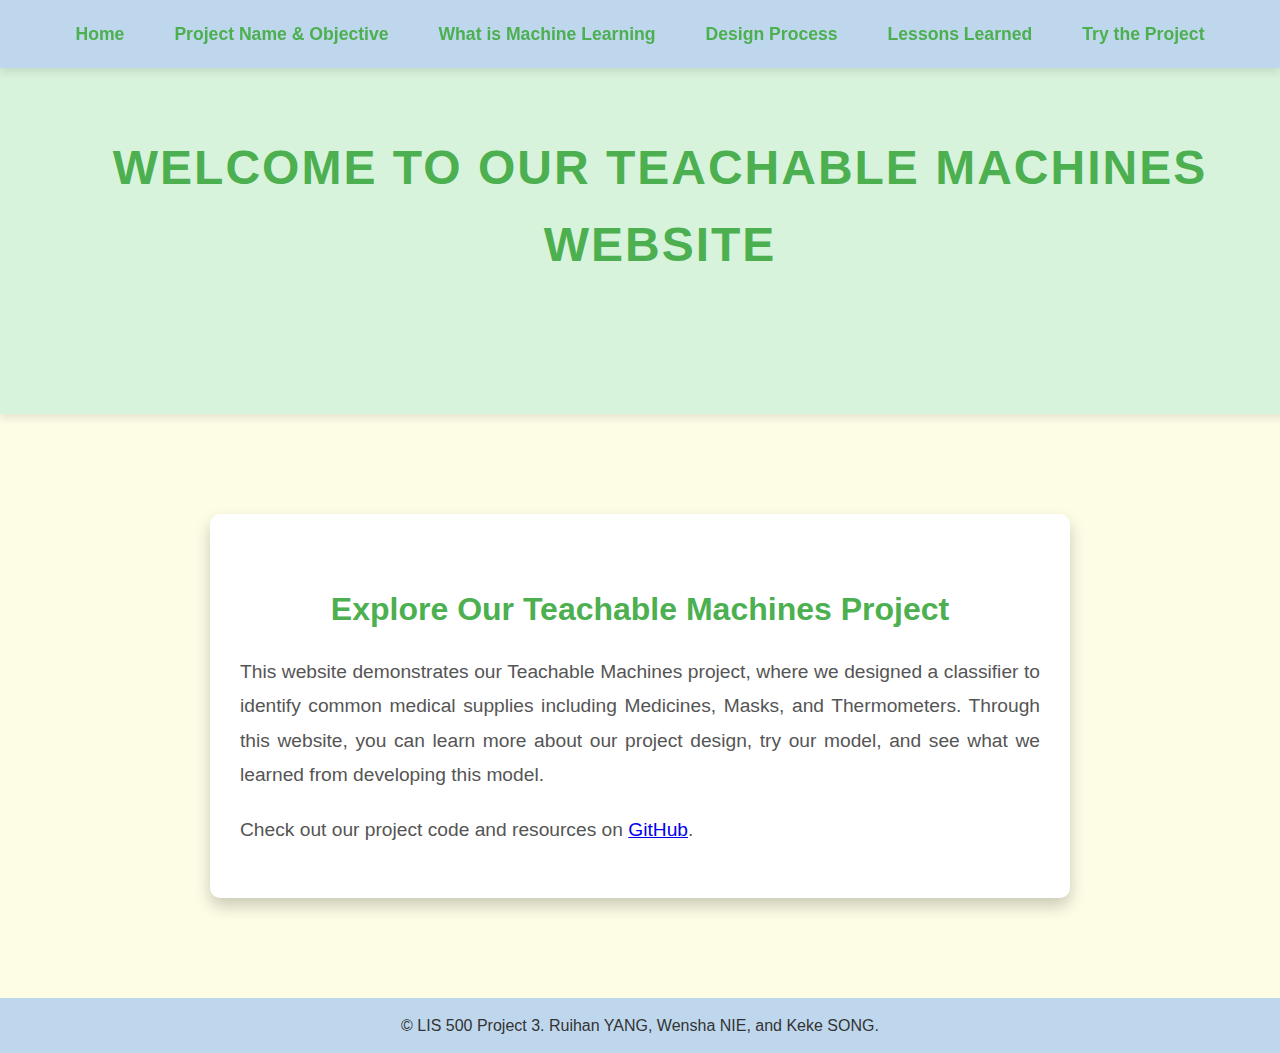
<file: index.html>
<!DOCTYPE html>
<html lang="en">
<head>
    <!-- 
        Set the document's character encoding to UTF-8 for proper text rendering.
        Added the meta viewport tag for responsive design, ensuring the site is mobile-friendly.
        Linked to the external CSS file 'styles.css' to style the webpage consistently. 
    -->
    <meta charset="UTF-8">
    <meta name="viewport" content="width=device-width, initial-scale=1.0">
    <title>Teachable Machines Project</title>
    <link rel="stylesheet" href="styles.css">
</head>
<body>
    <!-- 
        Navigation bar section:
        Provides links to key pages of the website, enabling easy navigation.
        Each link corresponds to the required project sections .
    -->
    <nav>
        <a href="index.html">Home</a>
        <a href="objective.html">Project Name & Objective</a>
        <a href="machine_learning.html">What is Machine Learning</a>
        <a href="design.html">Design Process</a>
        <a href="lessons.html">Lessons Learned</a>
        <a href="try.html">Try the Project</a>
    </nav>

    <!-- 
        Welcome section:
        Serves as the introduction for the homepage.
        Includes a visually prominent title to greet users and set the tone for the website. 
    -->
    <section class="welcome-section">
        <h1>Welcome to Our Teachable Machines Website</h1>
    </section>

    <!-- 
        Main content area:
        Provides an overview of the project, explaining its goals and significance.
        Includes a brief description of the project focus and an invitation to explore further.
        Features a GitHub link for users interested in accessing the project's code and resources.
    -->
    <main>
        <h2>Explore Our Teachable Machines Project</h2>
        <p>
            This website demonstrates our Teachable Machines project, where we designed a classifier to identify common medical supplies including Medicines, Masks, and Thermometers. Through this website, you can learn more about our project design, try our model, and see what we learned from developing this model.
        </p>
        <p>
            Check out our project code and resources on 
            <a href="https://github.com/florayrh/LIS500P3" target="_blank">GitHub</a>.
        </p>
    </main>

    <!-- 
        Footer section:
        Contains attribution for the project, listing all team members.
        Helps provide closure to the webpage.
    -->
    <footer>
        &copy; LIS 500 Project 3. Ruihan YANG, Wensha NIE, and Keke SONG.
    </footer>
</body>
</html>
</file>
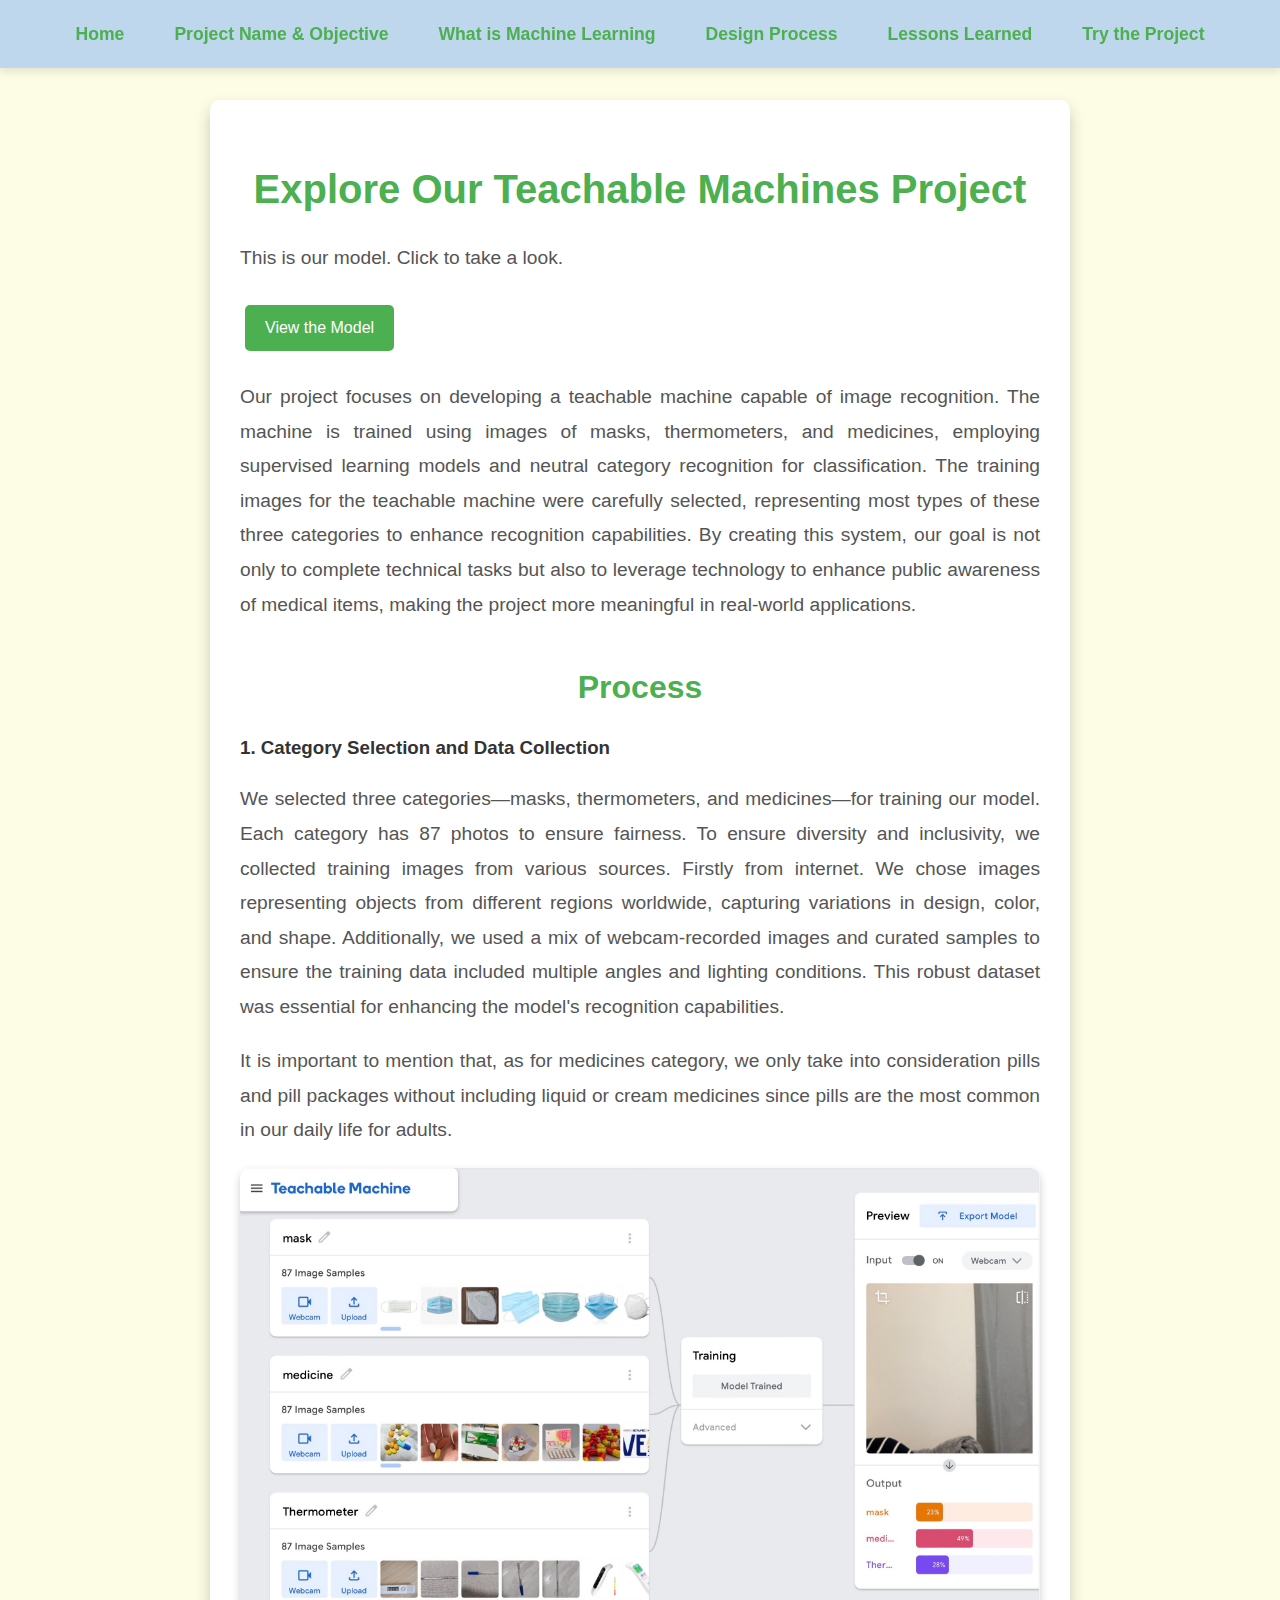
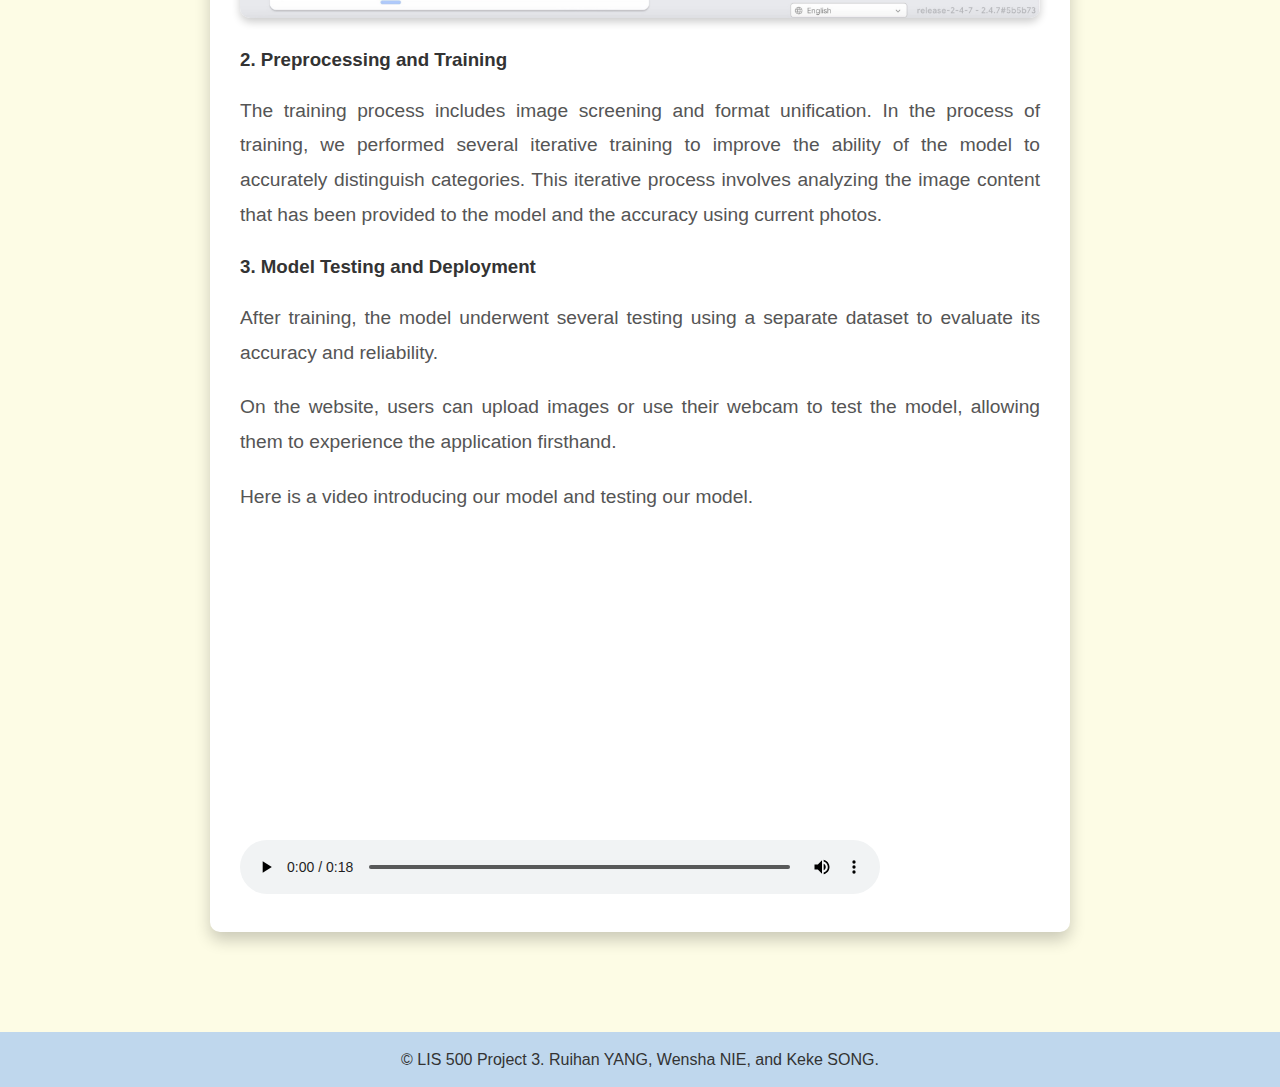
<file: design.html>
<!DOCTYPE html>
<html lang="en">
<head>
    <!-- 
        Document Metadata:
        - Specifies UTF-8 encoding for text rendering to ensure compatibility with various languages and symbols.
        - Includes a viewport meta tag for responsive design, enabling the site to display correctly on different screen sizes.
        - Sets the title to "Project Introduction" for identification in browser tabs.
        - Links to an external stylesheet 'styles.css' to maintain consistent styling across the website.
    -->
    <meta charset="UTF-8">
    <meta name="viewport" content="width=device-width, initial-scale=1.0">
    <title>Project Introduction</title>
    <link rel="stylesheet" href="styles.css">
</head>
<body>
    <!-- 
        Navigation Bar:
        - Provides links to different sections of the project website for seamless navigation.
        - Ensures a consistent structure across all pages to enhance user experience.
    -->
    <nav>
        <a href="index.html">Home</a>
        <a href="objective.html">Project Name & Objective</a>
        <a href="machine_learning.html">What is Machine Learning</a>
        <a href="design.html">Design Process</a>
        <a href="lessons.html">Lessons Learned</a>
        <a href="try.html">Try the Project</a>
    </nav>
    
    <main>
        <!-- 
            Main Section:
            - Introduces the project with an H1 title, providing a welcoming and engaging overview.
            - Contains a button linking to the teachable machine model for users to explore.
        -->
        <h1>Explore Our Teachable Machines Project</h1>
        <div class="model-button-container">
            <p>This is our model. Click to take a look.</p>
            <a href="https://teachablemachine.withgoogle.com/models/r-SgIuQ2G/" target="_blank" class="button-link">View the Model</a>
        </div>
        
        <!-- 
            Project Overview:
            - Provides a detailed description of the teachable machine's purpose and functionality.
            - Explains the rationale behind selecting masks, thermometers, and medicines for the project.
            - Highlights the broader goal of enhancing public awareness through technology.
        -->
        <p>
            Our project focuses on developing a teachable machine capable of image recognition. The machine is trained using images of masks, thermometers, and medicines, employing supervised learning models and neutral category recognition for classification. The training images for the teachable machine were carefully selected, representing most types of these three categories to enhance recognition capabilities. By creating this system, our goal is not only to complete technical tasks but also to leverage technology to enhance public awareness of medical items, making the project more meaningful in real-world applications.
        </p>
        
        <!-- 
            Process Section:
            - Divides the project process into three parts: Data Collection, Preprocessing and Training, and Model Testing and Deployment.
            - Each step is clearly explained, providing insights into the methodology.
        -->
        <h2>Process</h2>
        <h3>1. Category Selection and Data Collection</h3>
        <p>
            We selected three categories—masks, thermometers, and medicines—for training our model. Each category has 87 photos to ensure fairness. To ensure diversity and inclusivity, we collected training images from various sources. Firstly from internet. We chose images representing objects from different regions worldwide, capturing variations in design, color, and shape. 
            Additionally, we used a mix of webcam-recorded images and curated samples to ensure the training data included multiple angles and lighting conditions. 
            This robust dataset was essential for enhancing the model's recognition capabilities.
        </p>
        <p>
            It is important to mention that, as for medicines category, we only take into consideration pills and pill packages without including liquid or cream medicines since pills are the most common in our daily life for adults.
        </p>
        <div class="image-container">
            <!-- Image of the data collection process for visual context -->
            <img src="Process1.jpg" alt="Process 1: Data Collection" />
        </div>
        <h3>2. Preprocessing and Training</h3>
        <p>
            The training process includes image screening and format unification. In the process of training, we performed several iterative training to improve the ability of the model to accurately distinguish categories. This iterative process involves analyzing the image content that has been provided to the model and the accuracy using current photos.
        </p>
        <h3>3. Model Testing and Deployment</h3>
        <p>
            After training, the model underwent several testing using a separate dataset to evaluate its accuracy and reliability. 
        </p>
        <p>
            On the website, users can upload images or use their webcam to test the model, allowing them to experience the application firsthand. 
        </p>
        <p>
           Here is a video introducing our model and testing our model.
        </p>
        <!-- 
            Embedded Video:
            - Displays the video "TM.mp4" to introduce and test the model.
            - Includes controls for user interaction and accessibility.
        -->
        <video width="640" height="360" controls>
            <source src="TM.mp4" type="video/mp4">
            Your browser does not support the video tag.
        </video>
     </main>


    
    <!-- 
        Footer Section:
        - Credits the team members responsible for the project.      .
    -->
    <footer>
        &copy; LIS 500 Project 3. Ruihan YANG, Wensha NIE, and Keke SONG.
    </footer>
</body>
</html>
</file>
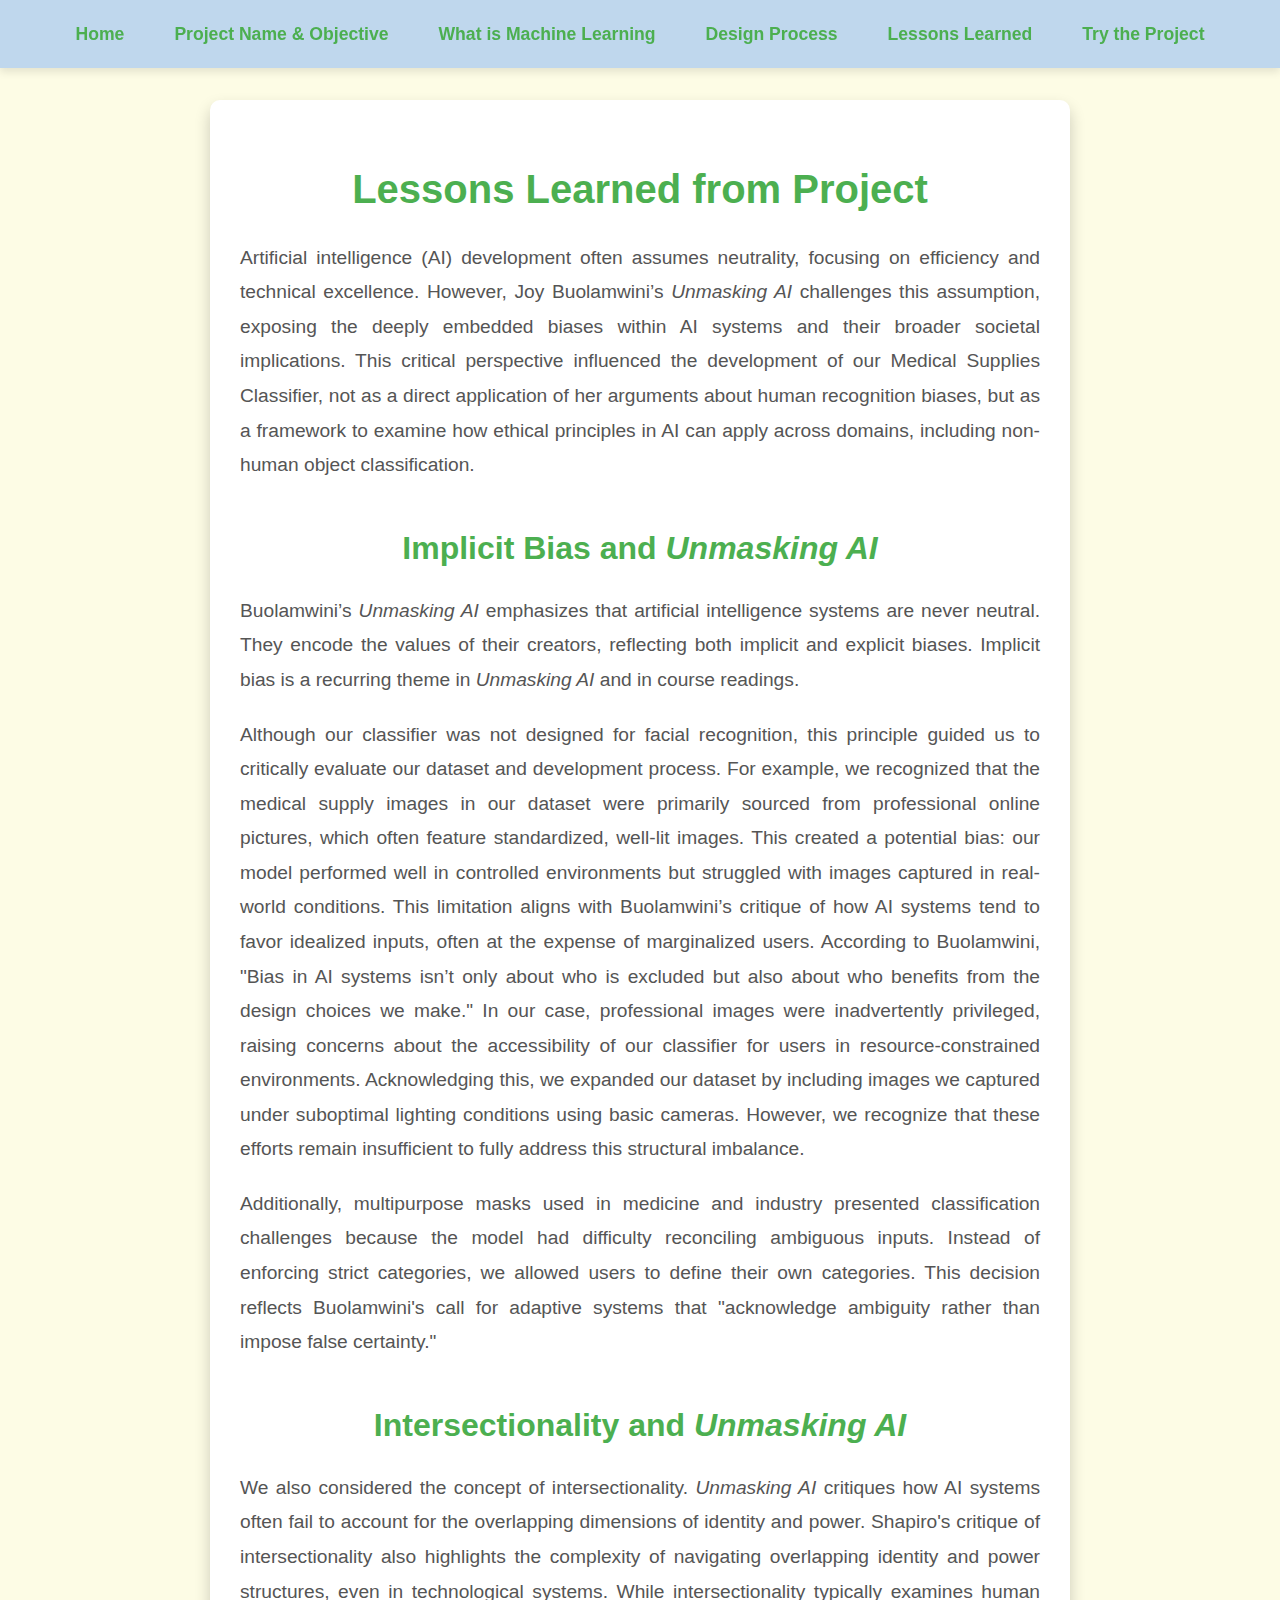
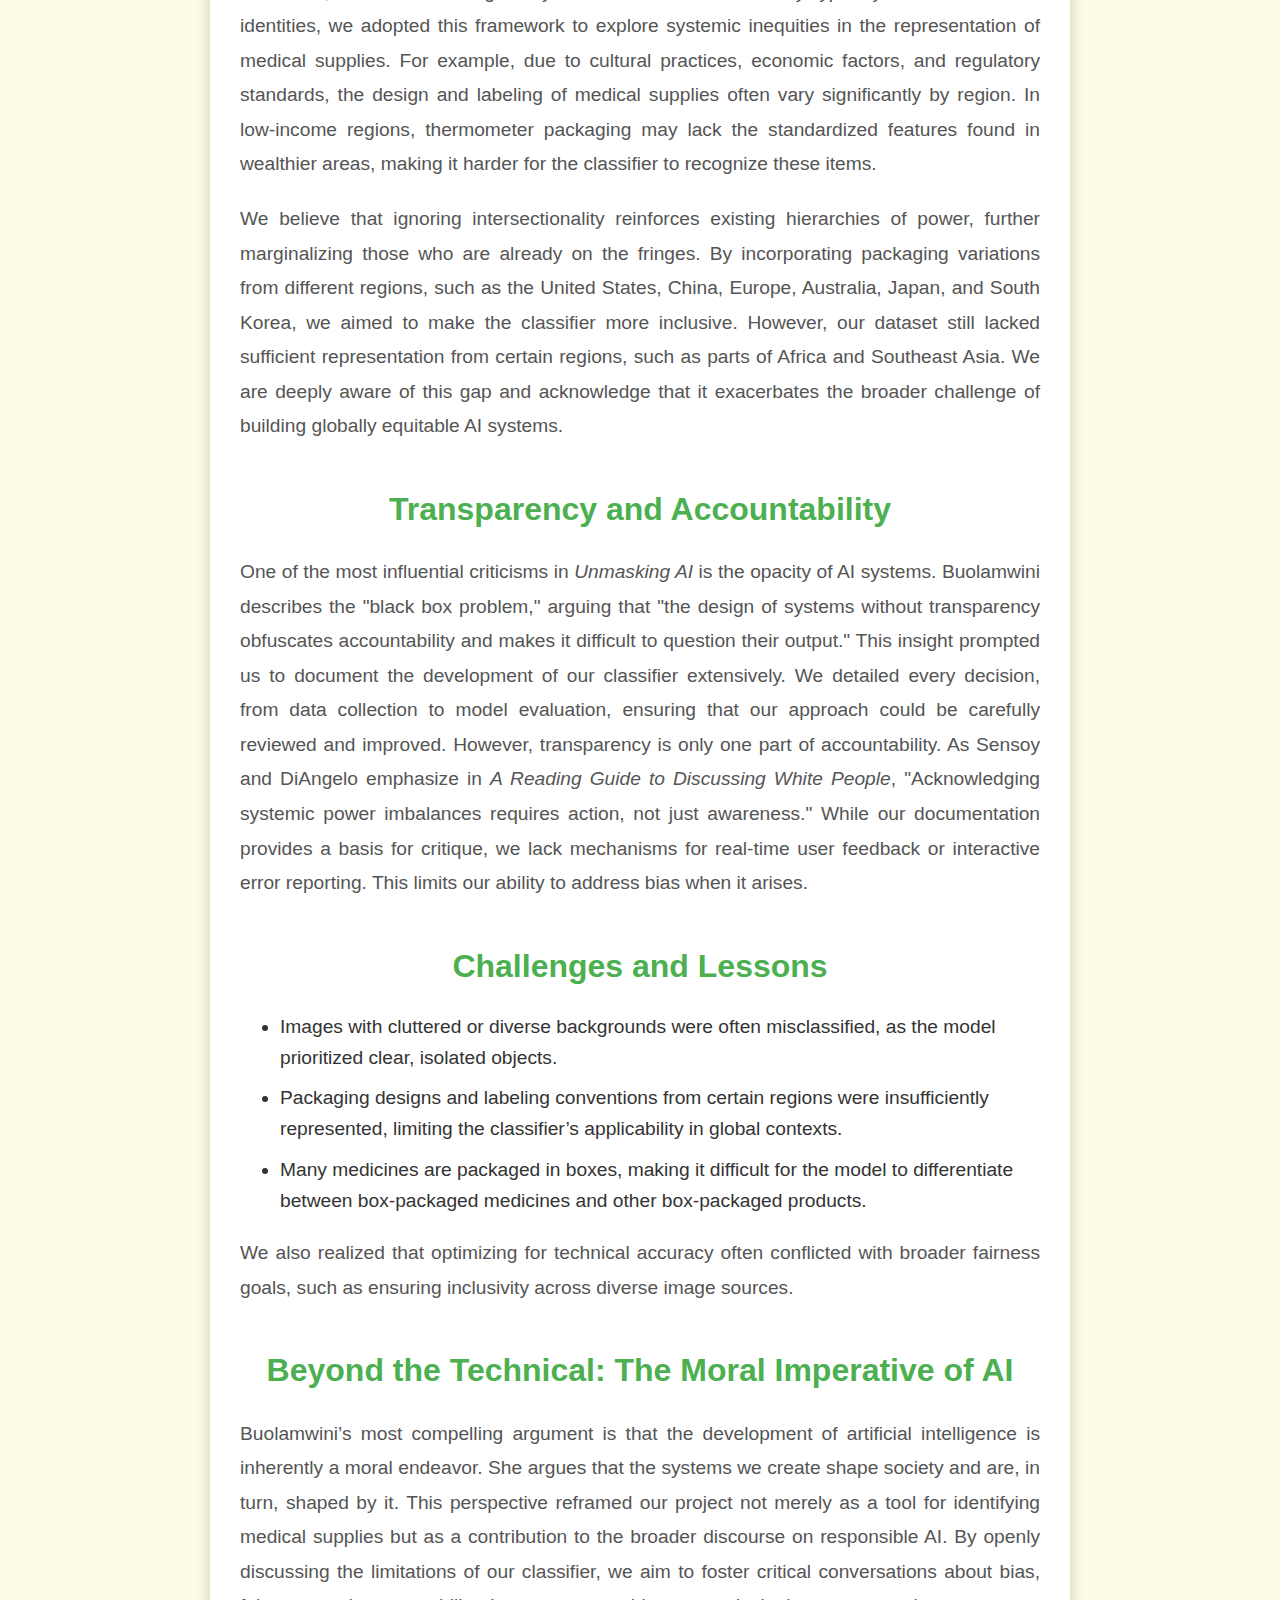
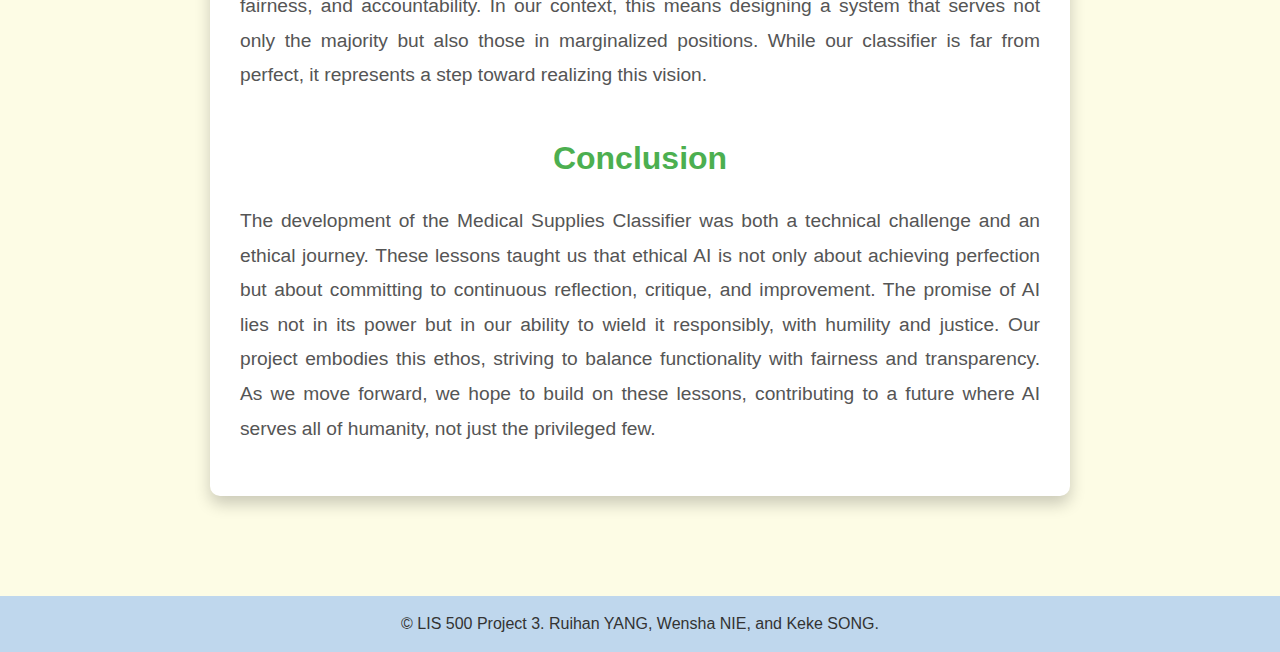
<file: lessons.html>
<!DOCTYPE html>
<html lang="en">
<head>
    <!-- 
        Metadata:
        - Sets character encoding to UTF-8 to support diverse characters.
        - Includes a viewport tag to ensure responsive design on all devices.
        - Sets the page title to "Lessons Learned" to reflect the content.
        - Links to a shared stylesheet for consistent styling across the site.
    -->
    <meta charset="UTF-8">
    <meta name="viewport" content="width=device-width, initial-scale=1.0">
    <title>Lessons Learned</title>
    <link rel="stylesheet" href="styles.css">
</head>
<body>
    <!-- 
        Navigation Bar:
        - Includes links to key sections of the website for seamless navigation.
        - Uses consistent styling across all pages to improve user experience.
    -->
    <nav>
        <a href="index.html">Home</a>
        <a href="objective.html">Project Name & Objective</a>
        <a href="machine_learning.html">What is Machine Learning</a>
        <a href="design.html">Design Process</a>
        <a href="lessons.html">Lessons Learned</a>
        <a href="try.html">Try the Project</a>
    </nav>
    <main>
        <!-- 
            Main Section:
            - Contains a heading to introduce the topic of lessons learned.
            - Includes the integrated project reflection content.
        -->
        <h1>Lessons Learned from Project</h1>
        
        <p>
            Artificial intelligence (AI) development often assumes neutrality, focusing on efficiency and technical excellence. However, Joy Buolamwini’s <i>Unmasking AI</i> challenges this assumption, exposing the deeply embedded biases within AI systems and their broader societal implications. This critical perspective influenced the development of our Medical Supplies Classifier, not as a direct application of her arguments about human recognition biases, but as a framework to examine how ethical principles in AI can apply across domains, including non-human object classification.
        </p>

        <h2>Implicit Bias and <i>Unmasking AI</i></h2>
        <p>
            Buolamwini’s <i>Unmasking AI</i> emphasizes that artificial intelligence systems are never neutral. They encode the values of their creators, reflecting both implicit and explicit biases. Implicit bias is a recurring theme in <i>Unmasking AI</i> and in course readings. 
        </p>
        <p>
            Although our classifier was not designed for facial recognition, this principle guided us to critically evaluate our dataset and development process. For example, we recognized that the medical supply images in our dataset were primarily sourced from professional online pictures, which often feature standardized, well-lit images. This created a potential bias: our model performed well in controlled environments but struggled with images captured in real-world conditions. This limitation aligns with Buolamwini’s critique of how AI systems tend to favor idealized inputs, often at the expense of marginalized users. According to Buolamwini, "Bias in AI systems isn’t only about who is excluded but also about who benefits from the design choices we make." In our case, professional images were inadvertently privileged, raising concerns about the accessibility of our classifier for users in resource-constrained environments. Acknowledging this, we expanded our dataset by including images we captured under suboptimal lighting conditions using basic cameras. However, we recognize that these efforts remain insufficient to fully address this structural imbalance.
        </p>
        <p>
            Additionally, multipurpose masks used in medicine and industry presented classification challenges because the model had difficulty reconciling ambiguous inputs. Instead of enforcing strict categories, we allowed users to define their own categories. This decision reflects Buolamwini's call for adaptive systems that "acknowledge ambiguity rather than impose false certainty."
        </p>

        <h2>Intersectionality and <i>Unmasking AI</i></h2>
        <p>
            We also considered the concept of intersectionality. <i>Unmasking AI</i> critiques how AI systems often fail to account for the overlapping dimensions of identity and power. Shapiro's critique of intersectionality also highlights the complexity of navigating overlapping identity and power structures, even in technological systems. While intersectionality typically examines human identities, we adopted this framework to explore systemic inequities in the representation of medical supplies. For example, due to cultural practices, economic factors, and regulatory standards, the design and labeling of medical supplies often vary significantly by region. In low-income regions, thermometer packaging may lack the standardized features found in wealthier areas, making it harder for the classifier to recognize these items.
        </p>
        <p>
            We believe that ignoring intersectionality reinforces existing hierarchies of power, further marginalizing those who are already on the fringes. By incorporating packaging variations from different regions, such as the United States, China, Europe, Australia, Japan, and South Korea, we aimed to make the classifier more inclusive. However, our dataset still lacked sufficient representation from certain regions, such as parts of Africa and Southeast Asia. We are deeply aware of this gap and acknowledge that it exacerbates the broader challenge of building globally equitable AI systems.
        </p>

        <h2>Transparency and Accountability</h2>
        <p>
            One of the most influential criticisms in <i>Unmasking AI</i> is the opacity of AI systems. Buolamwini describes the "black box problem," arguing that "the design of systems without transparency obfuscates accountability and makes it difficult to question their output." This insight prompted us to document the development of our classifier extensively. We detailed every decision, from data collection to model evaluation, ensuring that our approach could be carefully reviewed and improved. However, transparency is only one part of accountability. As Sensoy and DiAngelo emphasize in <i>A Reading Guide to Discussing White People</i>, "Acknowledging systemic power imbalances requires action, not just awareness." While our documentation provides a basis for critique, we lack mechanisms for real-time user feedback or interactive error reporting. This limits our ability to address bias when it arises.
        </p>

        <h2>Challenges and Lessons</h2>
        <ul>
            <li>Images with cluttered or diverse backgrounds were often misclassified, as the model prioritized clear, isolated objects.</li>
            <li>Packaging designs and labeling conventions from certain regions were insufficiently represented, limiting the classifier’s applicability in global contexts.</li>
            <li>Many medicines are packaged in boxes, making it difficult for the model to differentiate between box-packaged medicines and other box-packaged products.</li>
        </ul>
        <p>
            We also realized that optimizing for technical accuracy often conflicted with broader fairness goals, such as ensuring inclusivity across diverse image sources.
        </p>

        <h2>Beyond the Technical: The Moral Imperative of AI</h2>
        <p>
            Buolamwini’s most compelling argument is that the development of artificial intelligence is inherently a moral endeavor. She argues that the systems we create shape society and are, in turn, shaped by it. This perspective reframed our project not merely as a tool for identifying medical supplies but as a contribution to the broader discourse on responsible AI. By openly discussing the limitations of our classifier, we aim to foster critical conversations about bias, fairness, and accountability. In our context, this means designing a system that serves not only the majority but also those in marginalized positions. While our classifier is far from perfect, it represents a step toward realizing this vision.
        </p>

        <h2>Conclusion</h2>
        <p>
            The development of the Medical Supplies Classifier was both a technical challenge and an ethical journey. These lessons taught us that ethical AI is not only about achieving perfection but about committing to continuous reflection, critique, and improvement. The promise of AI lies not in its power but in our ability to wield it responsibly, with humility and justice. Our project embodies this ethos, striving to balance functionality with fairness and transparency. As we move forward, we hope to build on these lessons, contributing to a future where AI serves all of humanity, not just the privileged few.
        </p>
    </main>
    <footer>
        <!-- Footer Section: 
             - Credits the team members involved.
             - Uses consistent styling across pages.
        -->
        &copy; LIS 500 Project 3. Ruihan YANG, Wensha NIE, and Keke SONG.
    </footer>
</body>
</html>
</file>
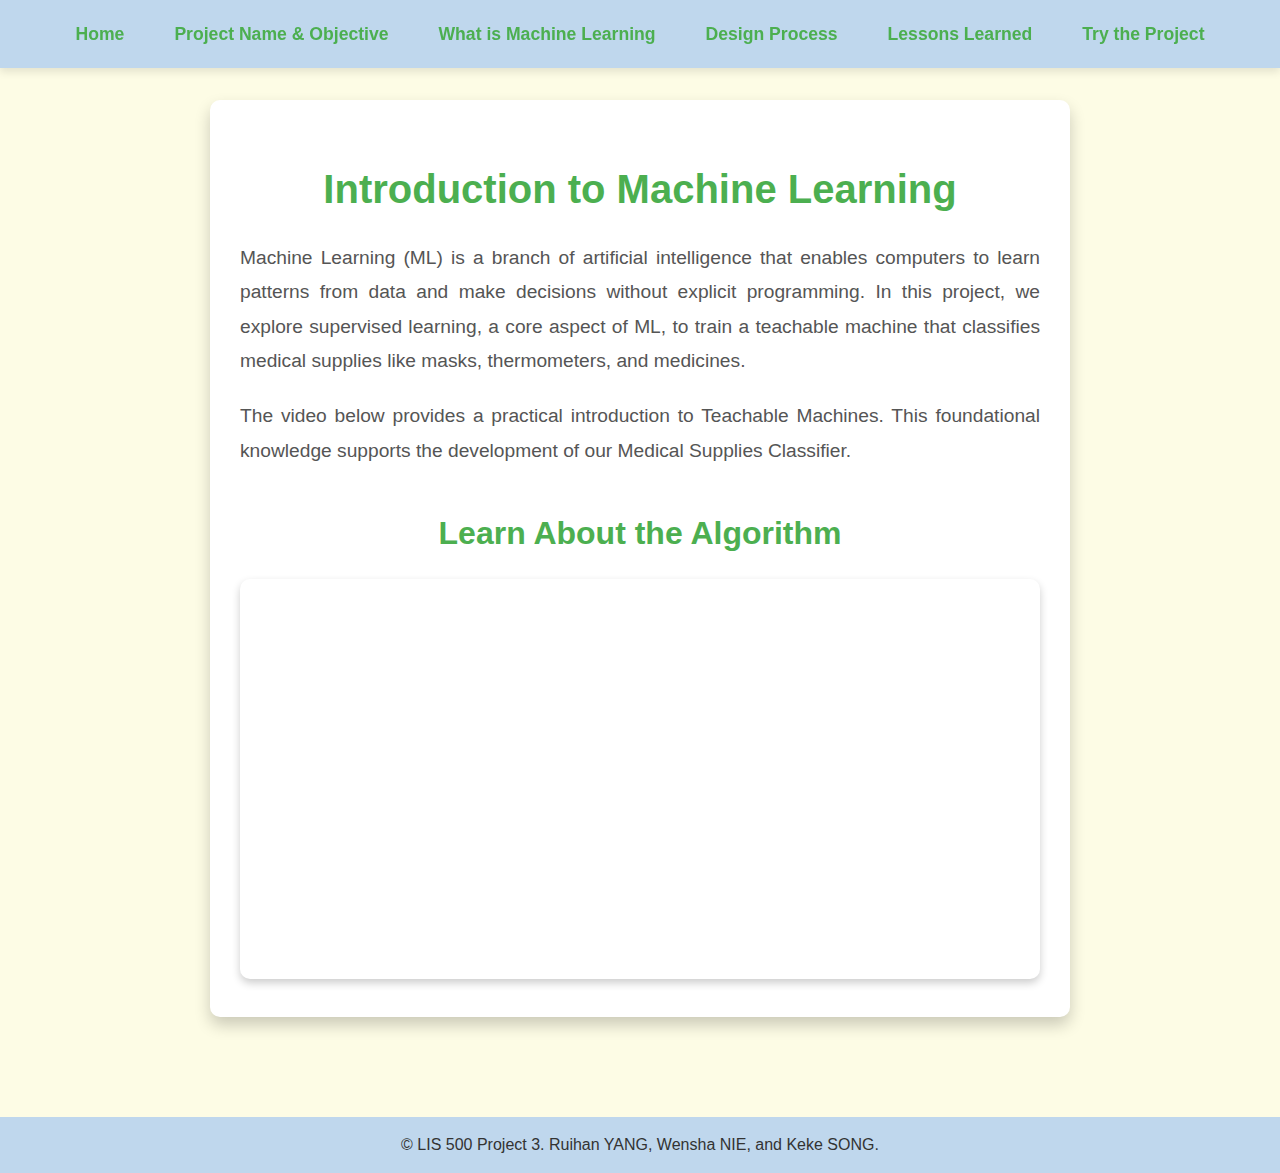
<file: machine_learning.html>
<!DOCTYPE html>
<html lang="en">
<head>
    <!-- 
        Document metadata:
        - Sets the character encoding to UTF-8 to support a wide range of text characters.
        - Adds a meta viewport tag to ensure the page is responsive and adapts to different screen sizes.
        - Sets the page title to "What is Machine Learning?" to identify the content of this specific page.
        - Links to the external stylesheet 'styles.css' for consistent design across the website.
    -->
    <meta charset="UTF-8">
    <meta name="viewport" content="width=device-width, initial-scale=1.0">
    <title>What is Machine Learning?</title>
    <link rel="stylesheet" href="styles.css">
</head>
<body>

    <!-- 
        Navigation bar:
        - Provides a consistent navigation structure across all pages of the website.
        - Contains links to the key pages. 
        - Ensures users can seamlessly move between sections to explore project content.
    -->
    <nav>
        <a href="index.html">Home</a>
        <a href="objective.html">Project Name & Objective</a>
        <a href="machine_learning.html">What is Machine Learning</a>
        <a href="design.html">Design Process</a>
        <a href="lessons.html">Lessons Learned</a>
        <a href="try.html">Try the Project</a>
    </nav>
    
    <main>
        <!-- 
            Main content:
            - Introduces Machine Learning (ML) with an H1 title, establishing the page's focus.
            - Provides a brief explanation of ML.
        -->
        <h1>Introduction to Machine Learning</h1>
        <p>
            Machine Learning (ML) is a branch of artificial intelligence that enables computers to learn patterns from data and make decisions without explicit programming. In this project, we explore supervised learning, a core aspect of ML, to train a teachable machine that classifies medical supplies like masks, thermometers, and medicines.
        </p>
        <p>
            The video below provides a practical introduction to Teachable Machines. This foundational knowledge supports the development of our Medical Supplies Classifier.
        </p>
        
        <!-- 
            Algorithm explanation section:
            - Uses an H2 title to introduce the algorithm explanation.
            - Embeds a YouTube video that demonstrates the process behind teachable machines and image classification.
            - The video is placed inside a <div> with a class 'video-container' for easier styling and responsive design.
            - The <iframe> is configured with accessibility attributes and responsive settings.
        -->
        <h2>Learn About the Algorithm</h2>
        <div class="video-container">
            <iframe width="560" height="315" 
                src="https://www.youtube.com/embed/kwcillcWOg0" 
                title="Teachable Machine - Image Classification" 
                frameborder="0" 
                allow="accelerometer; autoplay; clipboard-write; encrypted-media; gyroscope; picture-in-picture" 
                allowfullscreen>
            </iframe>
        </div>
    </main>
    
    <!-- 
        Footer section:
        - Credits the team members involved in the project.
    -->
    <footer>
        &copy; LIS 500 Project 3. Ruihan YANG, Wensha NIE, and Keke SONG.
    </footer>
</body>
</html>
</file>
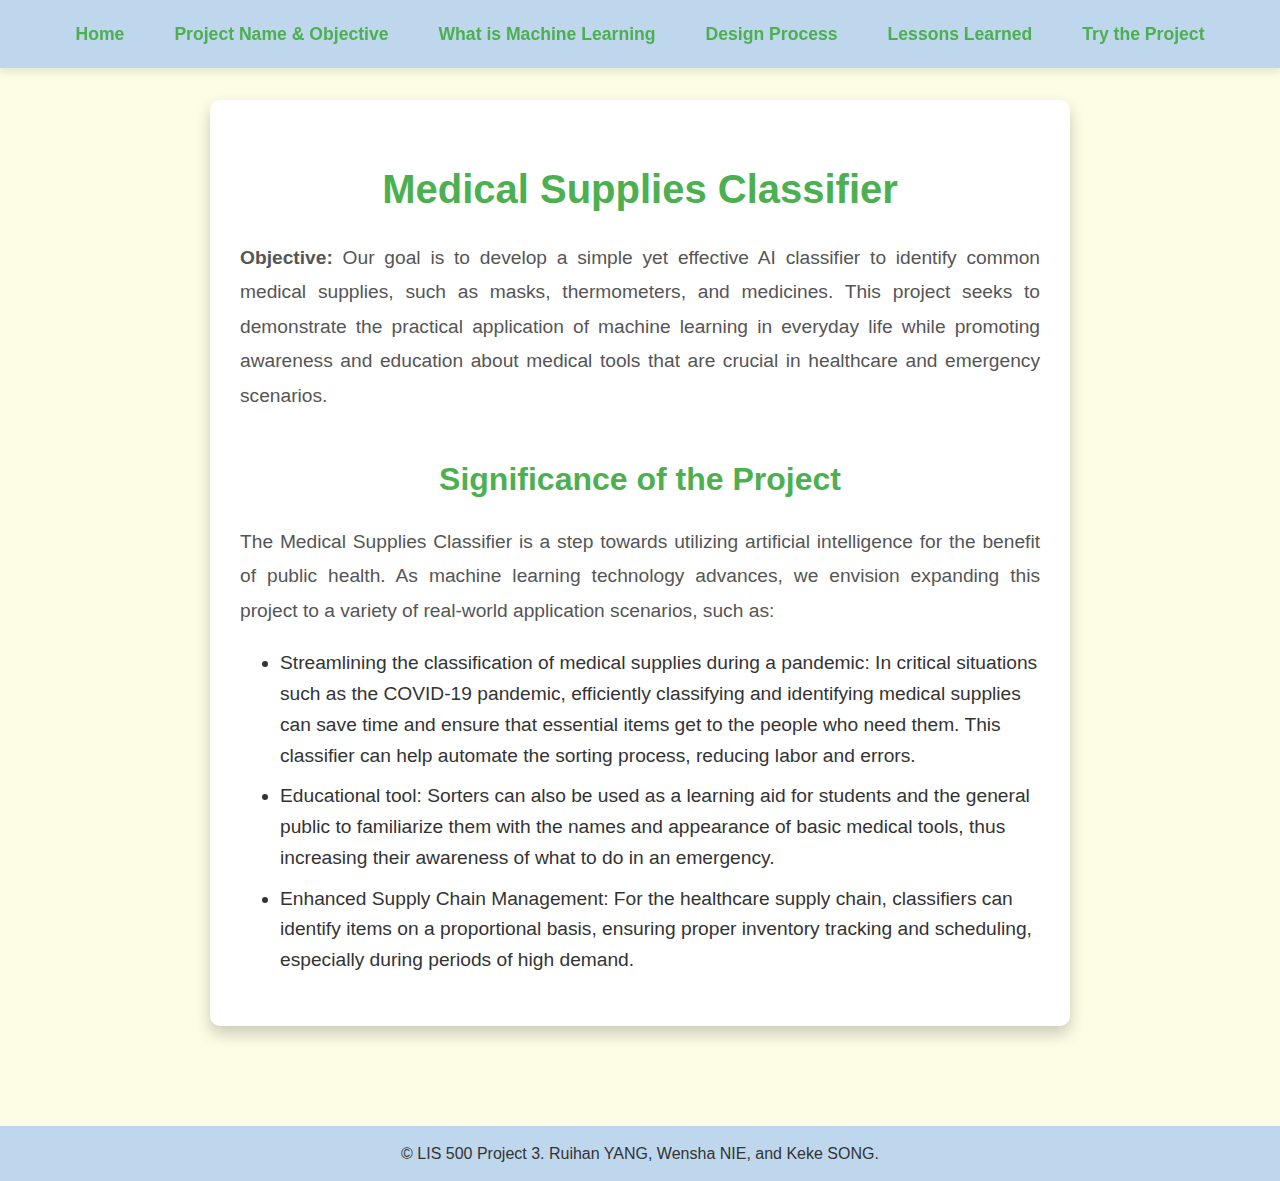
<file: objective.html>
<!DOCTYPE html>
<html lang="en">
<head>
    <!-- 
        - Sets character encoding to UTF-8 for proper rendering of text.
        - Includes a meta tag for responsive design, ensuring optimal display on different devices.
        - Sets the page title to "Project Objective" for identification in browser tabs.
        - Links to the external CSS file 'styles.css' to maintain consistent styling across all pages.
    -->
    <meta charset="UTF-8">
    <meta name="viewport" content="width=device-width, initial-scale=1.0">
    <title>Project Objective</title>
    <link rel="stylesheet" href="styles.css">
</head>
<body>
    <!-- 
        Navigation bar:
        - Provides quick access to other sections of the project website.
        - Includes links to pages like Home, Project Objective, Machine Learning, Design Process, Lessons Learned, and Try the Project.
        - Maintains the same structure as the homepage for consistency in navigation across the website.
    -->
    <nav>
        <a href="index.html">Home</a>
        <a href="objective.html">Project Name & Objective</a>
        <a href="machine_learning.html">What is Machine Learning</a>
        <a href="design.html">Design Process</a>
        <a href="lessons.html">Lessons Learned</a>
        <a href="try.html">Try the Project</a>
    </nav>
    
    <main>
        <!-- 
            Main section:
            - Introduces the core topic of the page with an H1 title "Medical Supplies Classifier."
            - Provides a clear and concise project objective.
            - The objective text is styled using the <strong> tag to emphasize its importance and make it stand out visually.
        -->
        <h1>Medical Supplies Classifier</h1>
        <p>
            <strong>Objective:</strong> Our goal is to develop a simple yet effective AI classifier to identify common medical supplies, such as masks, thermometers, and medicines. This project seeks to demonstrate the practical application of machine learning in everyday life while promoting awareness and education about medical tools that are crucial in healthcare and emergency scenarios.
        </p>
        
        <!-- 
            Section detailing project significance:
            - Explains why the project matters by highlighting potential real-world applications.
            - Uses an H2 title for the section "Significance of the Project" for proper semantic structure and accessibility.
        -->
        <h2>Significance of the Project</h2>
        <p>
            The Medical Supplies Classifier is a step towards utilizing artificial intelligence for the benefit of public health. As machine learning technology advances, we envision expanding this project to a variety of real-world application scenarios, such as:
        </p>
        
        <!-- 
            List of real-world applications:
            - Uses an unordered list (<ul>) to present key use cases for the classifier.
            - Each list item (<li>) includes a brief explanation of a specific application area, such as pandemic response, education, and supply chain management.
        -->
        <ul>
            <li>
                Streamlining the classification of medical supplies during a pandemic: In critical situations such as the COVID-19 pandemic, efficiently classifying and identifying medical supplies can save time and ensure that essential items get to the people who need them. This classifier can help automate the sorting process, reducing labor and errors.
            </li>
            <li>
                Educational tool: Sorters can also be used as a learning aid for students and the general public to familiarize them with the names and appearance of basic medical tools, thus increasing their awareness of what to do in an emergency.
            </li>
            <li>
                Enhanced Supply Chain Management: For the healthcare supply chain, classifiers can identify items on a proportional basis, ensuring proper inventory tracking and scheduling, especially during periods of high demand.
            </li>
        </ul>
    </main>
    
    <!-- 
        Footer section:
        - Credits the team members responsible for the project.
    -->
    <footer>
        &copy; LIS 500 Project 3. Ruihan YANG, Wensha NIE, and Keke SONG.
    </footer>
</body>
</html>
</file>
<file: styles.css>
/* 
    Body Styles:
    - Sets a default font family to 'Arial' with fallback to sans-serif.
    - Removes default margins and paddings for a clean slate.
    - Applies a light background color for a soft, neutral appearance.
    - Uses a flexbox layout to stack content vertically and ensure the footer stays at the bottom.
    - Sets a line-height for better readability.
*/
body {
    font-family: 'Arial', sans-serif;
    margin: 0;
    padding: 0;
    background-color: #FDFCE5;
    color: #333;
    display: flex;
    flex-direction: column;
    min-height: 100vh;
    line-height: 1.6;
}

/* 
    Header Styles:
    - Background color gives a soft blue accent.
    - Bold uppercase text ensures prominence.
    - Adds a shadow effect for depth.
    - Centers the content horizontally and vertically.
*/
header {
    background-color: #BFD7ED;
    color: #333;
    padding: 20px;
    text-align: center;
    font-size: 1.8em;
    font-weight: bold;
    text-transform: uppercase;
    box-shadow: 0 4px 8px rgba(0, 0, 0, 0.2);
}

/* 
    Navigation Bar:
    - Sticks the navigation bar at the top of the viewport.
    - Flexbox layout centers and aligns navigation links horizontally.
    - Adds a subtle shadow to distinguish it from the main content.
*/
nav {
    background-color: #BFD7ED;
    display: flex;
    justify-content: center;
    align-items: center;
    padding: 10px 0;
    position: fixed;
    top: 0;
    width: 100%;
    z-index: 1000;
    box-shadow: 0 4px 8px rgba(0, 0, 0, 0.1);
}

/* 
    Navigation Links:
    - Adds padding and a border-radius for clickable buttons.
    - Applies hover effects with smooth color and background transitions.
*/
nav a {
    color: #4CAF50;
    text-decoration: none;
    font-size: 1.1em;
    font-weight: bold;
    padding: 10px 15px;
    margin: 0 10px;
    border-radius: 5px;
    transition: background-color 0.3s ease, color 0.3s ease;
}

nav a:hover {
    background-color: #D8F3DC;
    color: #333;
}

/* 
    Welcome Section:
    - A visually prominent section with a green background to highlight the welcome message.
    - Centers content and applies a shadow for depth.
*/
.welcome-section {
    background-color: #D8F3DC;
    color: #333;
    text-align: center;
    padding: 100px 20px;
    width: 100vw;
    margin: 0;
    box-shadow: 0px 4px 8px rgba(0, 0, 0, 0.1);
}

.welcome-section h1 {
    font-size: 3em;
    font-weight: bold;
    margin: 30px 0 0;
    text-transform: uppercase;
    letter-spacing: 2px;
    margin-bottom: 30px;
    color: #4CAF50;
}

/* 
    Main Content:
    - Centers the content within a specified maximum width.
    - Adds padding, a white background, and rounded corners for a clean, card-like appearance.
    - Applies a shadow to make the content stand out.
*/
main {
    padding: 30px;
    max-width: 800px;
    margin: 100px auto;
    background-color: #FFFFFF;
    border-radius: 10px;
    box-shadow: 0px 8px 16px rgba(0, 0, 0, 0.2);
    flex: 1;
}

/* 
    Headings:
    - Applies consistent green text for all headings.
    - Aligns text to the center for uniformity.
*/
h1, h2 {
    color: #4CAF50;
    text-align: center;
    margin-bottom: 20px;
}

h1 {
    font-size: 2.5em;
}

h2 {
    font-size: 2em;
    margin-top: 40px;
}

/* 
    Paragraphs:
    - Sets font size and line height for readability.
    - Justifies text for a clean, professional layout.
*/
p {
    font-size: 1.2em;
    line-height: 1.8;
    margin-bottom: 20px;
    color: #555;
    text-align: justify;
}

/* 
    Lists:
    - Provides indentation for list items.
    - Ensures consistent spacing between items.
*/
ul {
    font-size: 1.2em;
    margin-bottom: 20px;
    padding-left: 40px;
}

ul li {
    margin-bottom: 10px;
}

/* 
    Footer:
    - Matches the header color scheme for a cohesive design.
    - Centers text and adds padding for readability.
*/
footer {
    background-color: #BFD7ED;
    color: #333;
    text-align: center;
    padding: 15px 0;
    font-size: 1em;
    margin-top: auto;
}

/* 
    Buttons and Links:
    - Styles buttons and links consistently with green backgrounds and white text.
    - Adds hover effects for interactivity.
*/
button, .button-link {
    background-color: #4CAF50;
    color: white;
    border: none;
    padding: 10px 20px;
    text-align: center;
    text-decoration: none;
    display: inline-block;
    font-size: 1em;
    margin: 10px 5px;
    cursor: pointer;
    border-radius: 5px;
    transition: all 0.3s ease;
}

button:hover, .button-link:hover {
    background-color: #FFD700;
    color: #333;
}

/* 
    Video Container:
    - Centers the video and ensures responsiveness with rounded corners and shadows.
*/
.video-container iframe {
    width: 100%;
    height: 400px;
    border: none;
    border-radius: 10px;
    box-shadow: 0px 4px 8px rgba(0, 0, 0, 0.2);
}

/* 
    Tables:
    - Adds borders and alternating row colors for better readability.
    - Highlights headers with a golden background.
*/
table {
    width: 100%;
    border-collapse: collapse;
    margin: 20px 0;
    border: 1px solid #4CAF50;
}

table th, table td {
    border: 1px solid #4CAF50;
    padding: 10px;
    text-align: left;
    font-size: 1em;
}

table th {
    background-color: #FFD700;
    color: #4CAF50;
}

table tr:nth-child(even) {
    background-color: #FDFCE5;
}

/* 
    Image Container:
    - Centers images and ensures they are responsive with rounded corners and shadows.
*/
.image-container img {
    max-width: 100%;
    height: auto;
    border-radius: 10px;
    box-shadow: 0px 4px 8px rgba(0, 0, 0, 0.2);
}

/* 
    Sketch Container:
    - Centers the interactive canvas for consistency.
*/
.sketch-container {
    text-align: center;
    margin: 20px auto;
}
</file>
